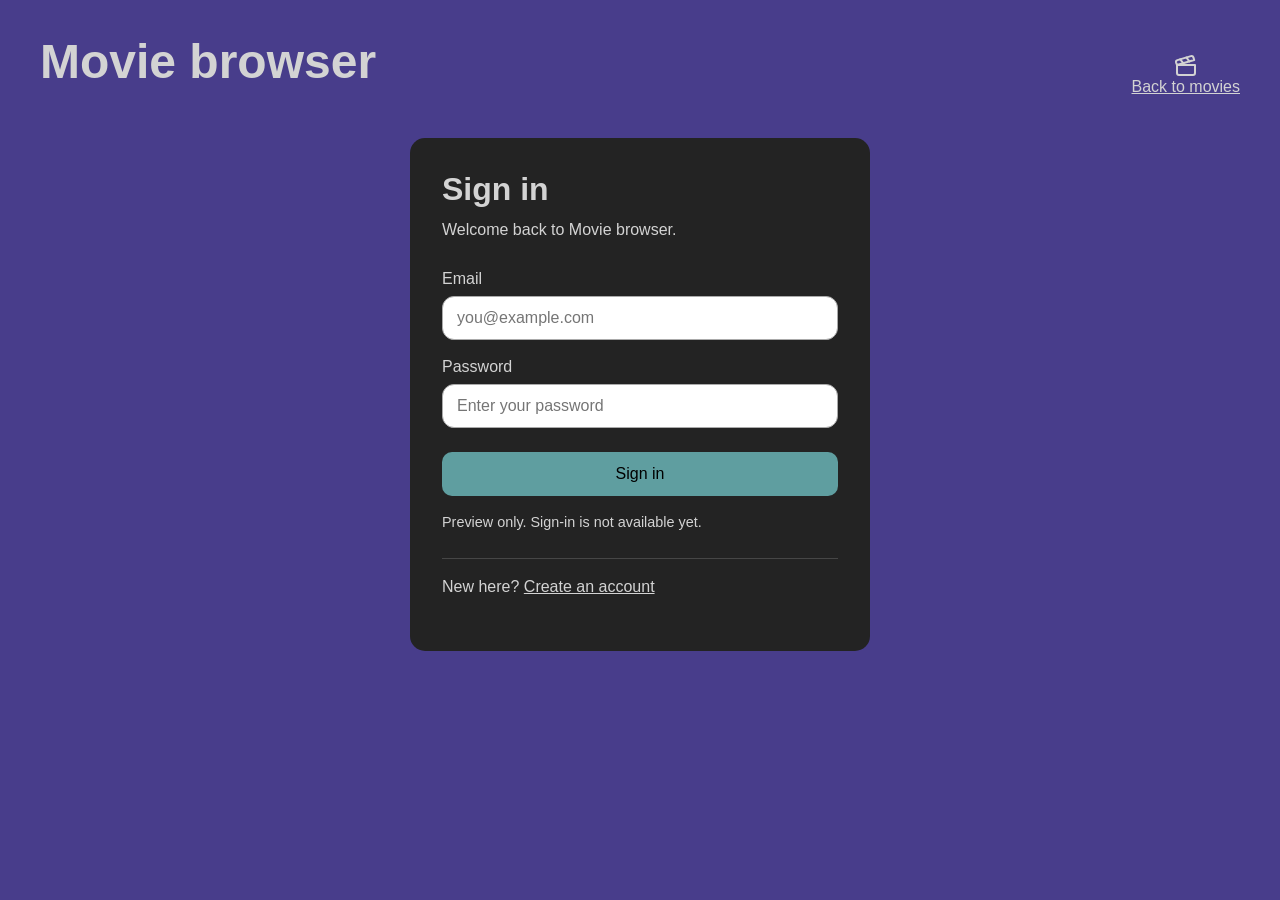
<file: TMDBTest/wwwroot/login.html>
<!DOCTYPE html>
<html lang="en">
<head>
    <meta charset="utf-8" />
    <meta name="viewport" content="width=device-width, initial-scale=1" />
    <title>Sign in | Movie browser</title>
    <link rel="stylesheet" href="style.css">
    <link rel="stylesheet" href="account.css">
</head>
<body>
    <header class="head account-header">
        <h1>Movie browser</h1>
        <a class="account-link" href="index.html">
        
            <svg 
                 xmlns="http://www.w3.org/2000/svg" 
                 width="24" height="24" 
                 viewBox="0 0 24 24" 
                 fill="none" 
                 stroke="currentColor" 
                 stroke-width="2" 
                 stroke-linecap="round" 
                 stroke-linejoin="round" 
                 class="lucide lucide-clapperboard preview-icon">
              <path d="m12.296 3.464 3.02 3.956" />
              <path d="M20.2 6 3 11l-.9-2.4c-.3-1.1.3-2.2 1.3-2.5l13.5-4c1.1-.3 2.2.3 2.5 1.3z" />
              <path d="M3 11h18v8a2 2 0 0 1-2 2H5a2 2 0 0 1-2-2z" />
              <path d="m6.18 5.276 3.1 3.899" />
            </svg>

        Back to movies</a>
    </header>
    <main class="account-main">
        <section class="account-panel" aria-labelledby="account-title">
            <h2 id="account-title">Sign in</h2>
            <p class="account-intro">Welcome back to Movie browser.</p>
            <!-- Visual scaffold only. Connect submission to authentication later. -->
            <form id="login-form" class="account-form" onsubmit="return false;" aria-describedby="preview-note">
                <div class="account-field">
                    <label for="login-email">Email</label>
                    <input class="search-bar" id="login-email" name="email" type="email" autocomplete="username" placeholder="you@example.com">
                </div>
                <div class="account-field">
                    <label for="login-password">Password</label>
                    <input class="search-bar" id="login-password" name="password" type="password" autocomplete="current-password" placeholder="Enter your password">
                </div>
                <button class="search-btn account-button" type="button" aria-describedby="preview-note">Sign in</button>
            </form>
            <p class="account-note" id="preview-note">Preview only. Sign-in is not available yet.</p>
            <p class="account-switch">New here? <a class="account-link" href="signup.html">Create an account</a></p>
        </section>
    </main>
</body>
</html>
</file>
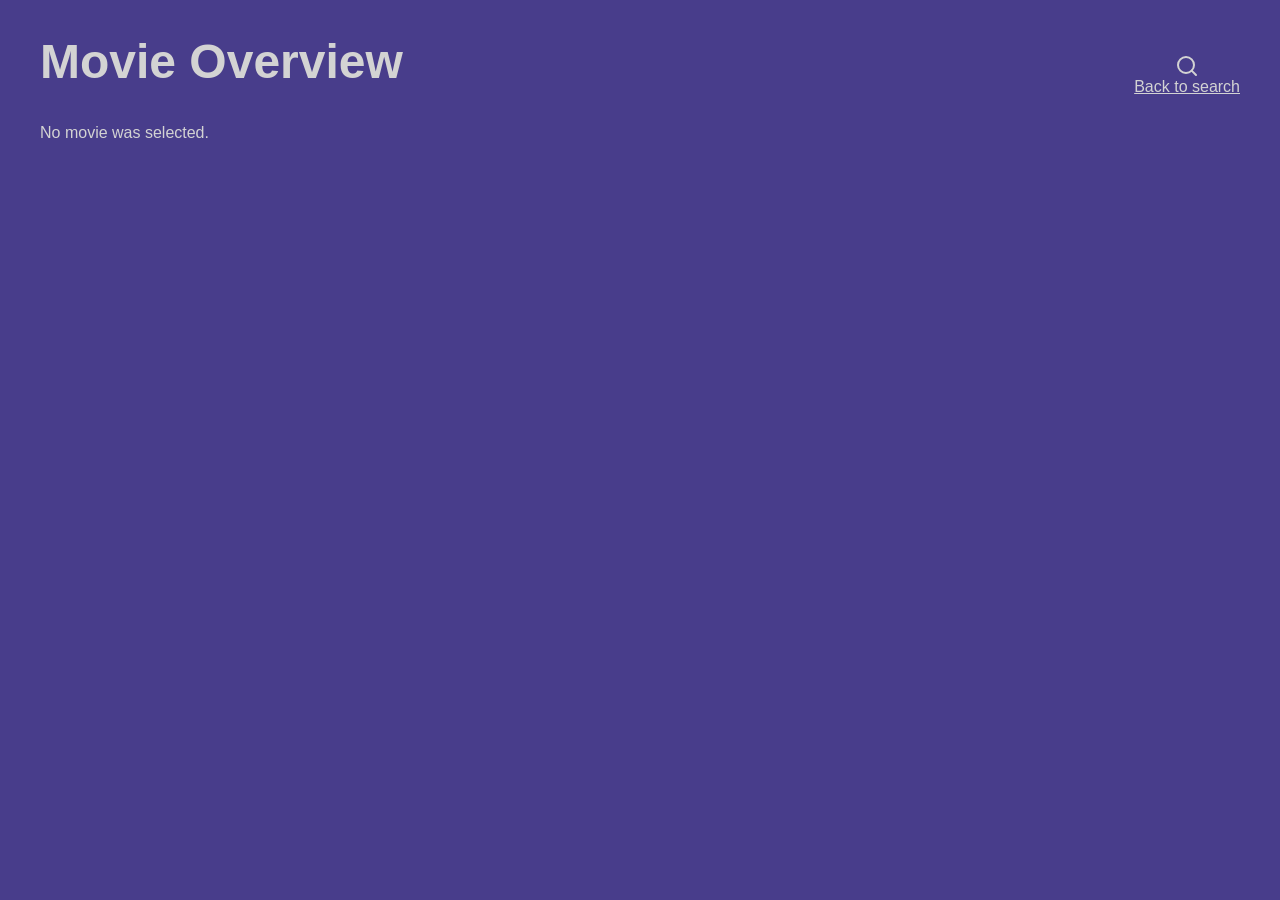
<file: TMDBTest/wwwroot/movie.html>
﻿<!DOCTYPE html>
<html>
<head>
    <meta charset="utf-8" />
    <meta name="viewport" content="width=device-width, initial-scale=1" />
    <title>movie overview</title>
    <link rel="stylesheet" href="style.css">
    <link rel="stylesheet" href="movie.css">
</head>
<body>

    <header class="head movie-header">
       <h1>Movie Overview</h1>
        <a class="back-link" href="index.html">

            <svg 
                 xmlns="http://www.w3.org/2000/svg" 
                 width="24" height="24" 
                 viewBox="0 0 24 24" 
                 fill="none" 
                 stroke="currentColor" 
                 stroke-width="2" 
                 stroke-linecap="round" 
                 stroke-linejoin="round" 
                 class="lucide lucide-search preview-icon">
                <path d="m21 21-4.34-4.34" />
                <circle cx="11" cy="11" r="8" />
            </svg>

            Back to search
        </a>
    </header>

    <main>
        <p class="status-message" id="movie-status" role="status" aria-live="polite"></p>
        <div id="movieresult"></div>
    </main>

    <script src="movie.js"></script>
</body>
</html>
</file>
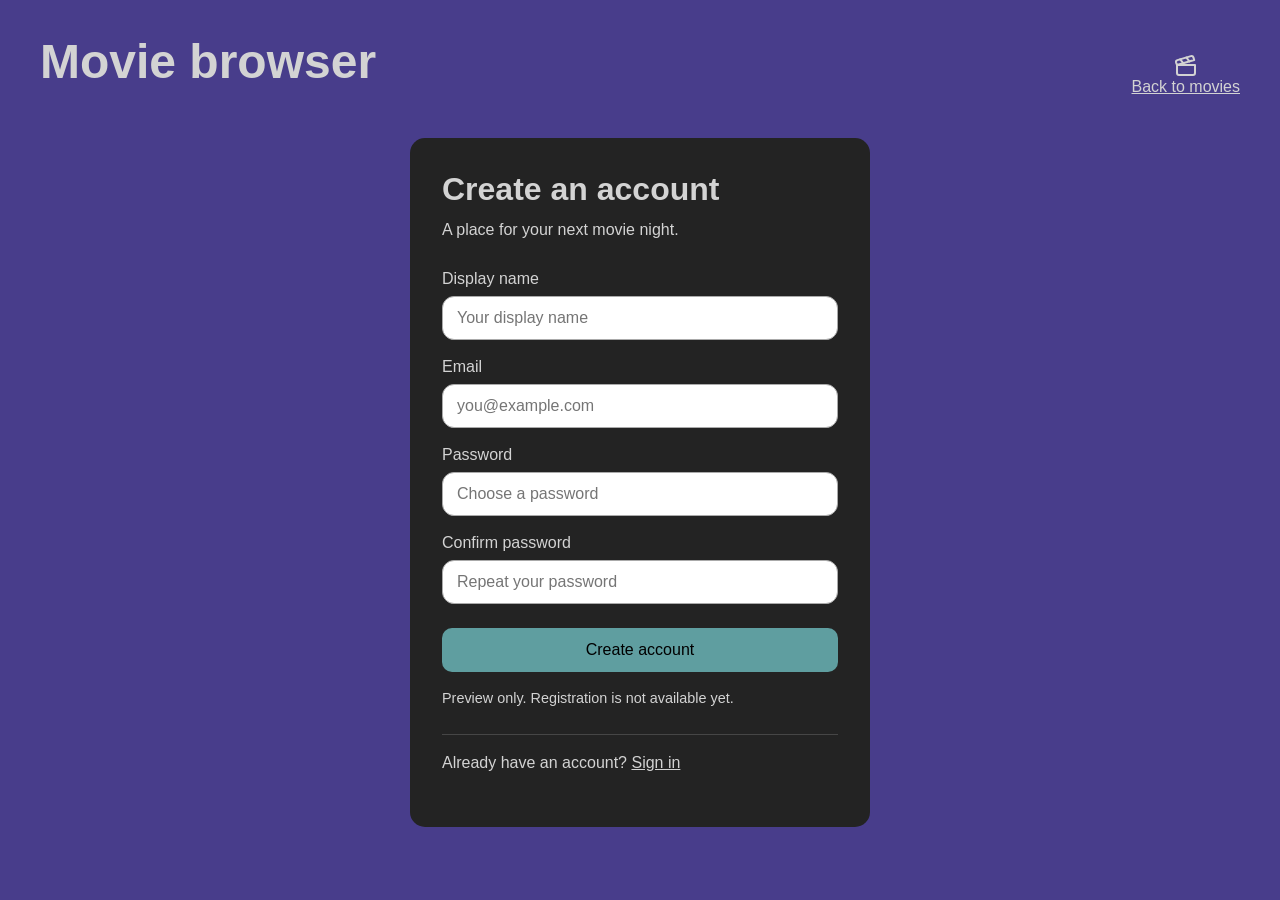
<file: TMDBTest/wwwroot/signup.html>
<!DOCTYPE html>
<html lang="en">
<head>
    <meta charset="utf-8" />
    <meta name="viewport" content="width=device-width, initial-scale=1" />
    <title>Create account | Movie browser</title>
    <link rel="stylesheet" href="style.css">
    <link rel="stylesheet" href="account.css">
</head>
<body>
    <header class="head account-header">
        <h1>Movie browser</h1>
        <a class="account-link" href="index.html">

            <svg xmlns="http://www.w3.org/2000/svg"
                 width="24" height="24"
                 viewBox="0 0 24 24"
                 fill="none"
                 stroke="currentColor"
                 stroke-width="2"
                 stroke-linecap="round"
                 stroke-linejoin="round"
                 class="lucide lucide-clapperboard preview-icon">
                <path d="m12.296 3.464 3.02 3.956" />
                <path d="M20.2 6 3 11l-.9-2.4c-.3-1.1.3-2.2 1.3-2.5l13.5-4c1.1-.3 2.2.3 2.5 1.3z" />
                <path d="M3 11h18v8a2 2 0 0 1-2 2H5a2 2 0 0 1-2-2z" />
                <path d="m6.18 5.276 3.1 3.899" />
            </svg>

            Back to movies
        </a>
    </header>
    <main class="account-main">
        <section class="account-panel" aria-labelledby="account-title">
            <h2 id="account-title">Create an account</h2>
            <p class="account-intro">A place for your next movie night.</p>
            <!-- Visual scaffold only. Connect submission and validation later. -->
            <form id="signup-form" class="account-form" onsubmit="return false;" aria-describedby="preview-note">
                <div class="account-field">
                    <label for="signup-name">Display name</label>
                    <input class="search-bar" id="signup-name" name="displayName" type="text" autocomplete="nickname" placeholder="Your display name">
                </div>
                <div class="account-field">
                    <label for="signup-email">Email</label>
                    <input class="search-bar" id="signup-email" name="email" type="email" autocomplete="username" placeholder="you@example.com">
                </div>
                <div class="account-field">
                    <label for="signup-password">Password</label>
                    <input class="search-bar" id="signup-password" name="password" type="password" autocomplete="new-password" placeholder="Choose a password">
                </div>
                <div class="account-field">
                    <label for="signup-confirm-password">Confirm password</label>
                    <input class="search-bar" id="signup-confirm-password" name="confirmPassword" type="password" autocomplete="new-password" placeholder="Repeat your password">
                </div>
                <button class="search-btn account-button" type="button" aria-describedby="preview-note">Create account</button>
            </form>
            <p class="account-note" id="preview-note">Preview only. Registration is not available yet.</p>
            <p class="account-switch">Already have an account? <a class="account-link" href="login.html">Sign in</a></p>
        </section>
    </main>
</body>
</html>
</file>
<file: TMDBTest/wwwroot/style.css>
* {
    box-sizing: border-box;
}

body {
    margin: 0;
    min-height: 100vh;
    background-color: darkslateblue;
    color: lightgray;
    font-family: 'Gill Sans', 'Gill Sans MT', Calibri, 'Trebuchet MS', sans-serif;
}

.head,
main {
    width: min(1200px, calc(100% - 40px));
    margin-inline: auto;
}

.head {
    padding-block: 36px 28px;
}

.head h1 {
    margin: 0 0 24px;
    font-size: clamp(2rem, 4vw, 3rem);
    line-height: 1.1;
}

.search-form {
    max-width: 700px;
}

.home-heading {
    display: flex;
    align-items: baseline;
    justify-content: space-between;
    flex-wrap: wrap;
    gap: 12px 24px;
    margin-bottom: 24px;
}

.home-heading h1 {
    margin-bottom: 0;
}

.account-link {
    display: inline-flex;
    flex-direction: column;
    align-items: center;
    min-height: 44px;
    color: lightgray;
}

    .account-link svg {
        width: 24px;
        height: 24px;
    }

.account-link-text{

}

.account-link:hover {
    color: cadetblue;
}

.account-link:focus-visible {
    outline: 2px solid cadetblue;
    outline-offset: 4px;
    border-radius: 4px;
}

.search-form label {
    display: block;
    margin-bottom: 8px;
    font-size: 1.1rem;
}

.search-controls {
    display: flex;
    align-items: stretch;
    gap: 10px;
}

.search-bar {
    flex: 1;
    min-width: 0;
    min-height: 44px;
    border: 1px solid #aaa;
    border-radius: 12px;
    padding: 10px 14px;
    font-size: 16px;
}

.search-bar:focus {
    outline: 2px solid cadetblue;
    outline-offset: 2px;
}

.search-btn {
    min-height: 44px;
    border: none;
    border-radius: 10px;
    padding: 10px 18px;
    background-color: cadetblue;
    font-size: 16px;
    cursor: pointer;
}

.search-btn:disabled {
    cursor: wait;
    opacity: 0.7;
}

.search-btn:focus-visible,
.movie-card:focus-visible {
    outline: 3px solid cadetblue;
    outline-offset: 3px;
}

.status-message {
    min-height: 24px;
    margin: 0 0 16px;
    font-size: 1rem;
}

.results-heading {
    margin-bottom: 14px;
}

.results-heading h2 {
    margin: 0;
    font-size: clamp(1.5rem, 3vw, 2rem);
    line-height: 1.2;
}

#results {
    display: grid;
    grid-template-columns: repeat(auto-fill, minmax(190px, 1fr));
    gap: 24px;
    padding: 24px;
    border-radius: 12px;
    background-color: rgb(35, 35, 35);
}

#results:empty {
    display: none;
}

.movie-poster {
    display: block;
    width: 100%;
    aspect-ratio: 2 / 3;
    object-fit: cover;
    border-radius: 12px 12px 0 0;
}

.movie-card {
    min-width: 0;
    overflow: hidden;
    border-radius: 12px;
    background-color: darkslateblue;
    color: lightgray;
    text-decoration: none;
    transition: transform 160ms ease, box-shadow 160ms ease;
}

.movie-card:hover {
    transform: translateY(-3px);
    box-shadow: 0 8px 20px rgb(0 0 0 / 30%);
}

.movie-card-details {
    padding: 14px;
}

.movie-card h2 {
    display: -webkit-box;
    min-height: 2.5em;
    margin: 0 0 12px;
    overflow: hidden;
    font-size: 1.15rem;
    line-height: 1.25;
    -webkit-box-orient: vertical;
    -webkit-line-clamp: 2;
}

.vote-average {
    margin: 0 0 6px;
    color: goldenrod;
    font-weight: 600;
}

.release-date {
    margin: 0;
    color: lightgray;
    font-size: 0.95rem;
}

@media (max-width: 600px) {
    .head,
    main {
        width: min(100% - 24px, 1200px);
    }

    .head {
        padding-block: 24px 20px;
    }

    .search-controls {
        flex-direction: column;
    }

    .search-btn {
        width: 100%;
    }

    #results {
        grid-template-columns: repeat(auto-fill, minmax(145px, 1fr));
        gap: 14px;
        padding: 14px;
    }

    .movie-card-details {
        padding: 12px;
    }
}

.website_header{
    
}
</file>
<file: TMDBTest/wwwroot/account.css>
.account-header {
    display: flex;
    align-items: baseline;
    justify-content: space-between;
    flex-wrap: wrap;
    gap: 12px 24px;
}

.account-header h1 {
    margin-bottom: 0;
}

.account-main {
    padding-block: 12px 48px;
}

.account-panel {
    width: min(100%, 460px);
    margin-inline: auto;
    padding: 32px;
    border-radius: 15px;
    background-color: rgb(35, 35, 35);
}

.account-panel h2 {
    margin: 0 0 10px;
    font-size: clamp(1.6rem, 5vw, 2rem);
    line-height: 1.2;
}

.account-intro {
    margin: 0 0 28px;
    line-height: 1.5;
}

.account-form {
    display: grid;
    gap: 18px;
}

.account-field label {
    display: block;
    margin-bottom: 8px;
}

.account-field input {
    width: 100%;
    font-family: inherit;
}

.account-button {
    width: 100%;
    margin-top: 6px;
    font-family: inherit;
}

.account-note {
    margin: 16px 0 0;
    font-size: 0.9rem;
    line-height: 1.5;
}

.account-switch {
    margin: 24px 0 0;
    padding-top: 16px;
    border-top: 1px solid rgb(211 211 211 / 20%);
    line-height: 1.5;
}

@media (max-width: 600px) {
    .account-main {
        padding-top: 0;
    }

    .account-panel {
        padding: 24px 20px;
    }
}
</file>
<file: TMDBTest/wwwroot/movie.css>
.movie-header {
    display: flex;
    align-items: baseline;
    justify-content: space-between;
    gap: 24px;
}

.movie-header h1 {
    margin-bottom: 0;
}

.back-link {
    display: inline-flex;
    flex-direction: column;
    align-items: center;
    color: lightgray;
    font-size: 1rem;
}

.back-link:hover,
.back-link:focus-visible {
    color: cadetblue;
}

#movieresult {
    display: grid;
    grid-template-columns: minmax(220px, 320px) minmax(0, 1fr);
    align-items: start;
    gap: clamp(28px, 4vw, 56px);
    padding: clamp(24px, 4vw, 48px);
    border-radius: 15px;
    background-color: rgb(35, 35, 35);
}

#movieresult:empty {
    display: none;
}

.movie-detail-poster {
    display: block;
    width: 100%;
    aspect-ratio: 2 / 3;
    object-fit: cover;
    border-radius: 12px;
}

.movie-info {
    min-width: 0;
    max-width: 760px;
}

.movie-info h2 {
    margin: 0 0 18px;
    font-size: clamp(2rem, 4vw, 3.25rem);
    line-height: 1.1;
}

.movie-metadata {
    display: flex;
    flex-wrap: wrap;
    gap: 10px 24px;
    margin-bottom: 28px;
}

.movie-metadata p {
    margin: 0;
    font-size: 1.05rem;
}

.movie-overview {
    margin: 0;
    font-size: clamp(1.05rem, 1.5vw, 1.25rem);
    line-height: 1.6;
}

@media (max-width: 700px) {
    .movie-header {
        display: block;
    }

    .movie-header h1 {
        margin-bottom: 12px;
    }

    #movieresult {
        grid-template-columns: 1fr;
        gap: 24px;
        padding: 20px;
    }

    .movie-detail-poster {
        width: min(100%, 320px);
        margin-inline: auto;
    }

    .movie-info h2 {
        font-size: clamp(1.8rem, 9vw, 2.5rem);
    }

    .movie-metadata {
        margin-bottom: 20px;
    }
}
</file>
